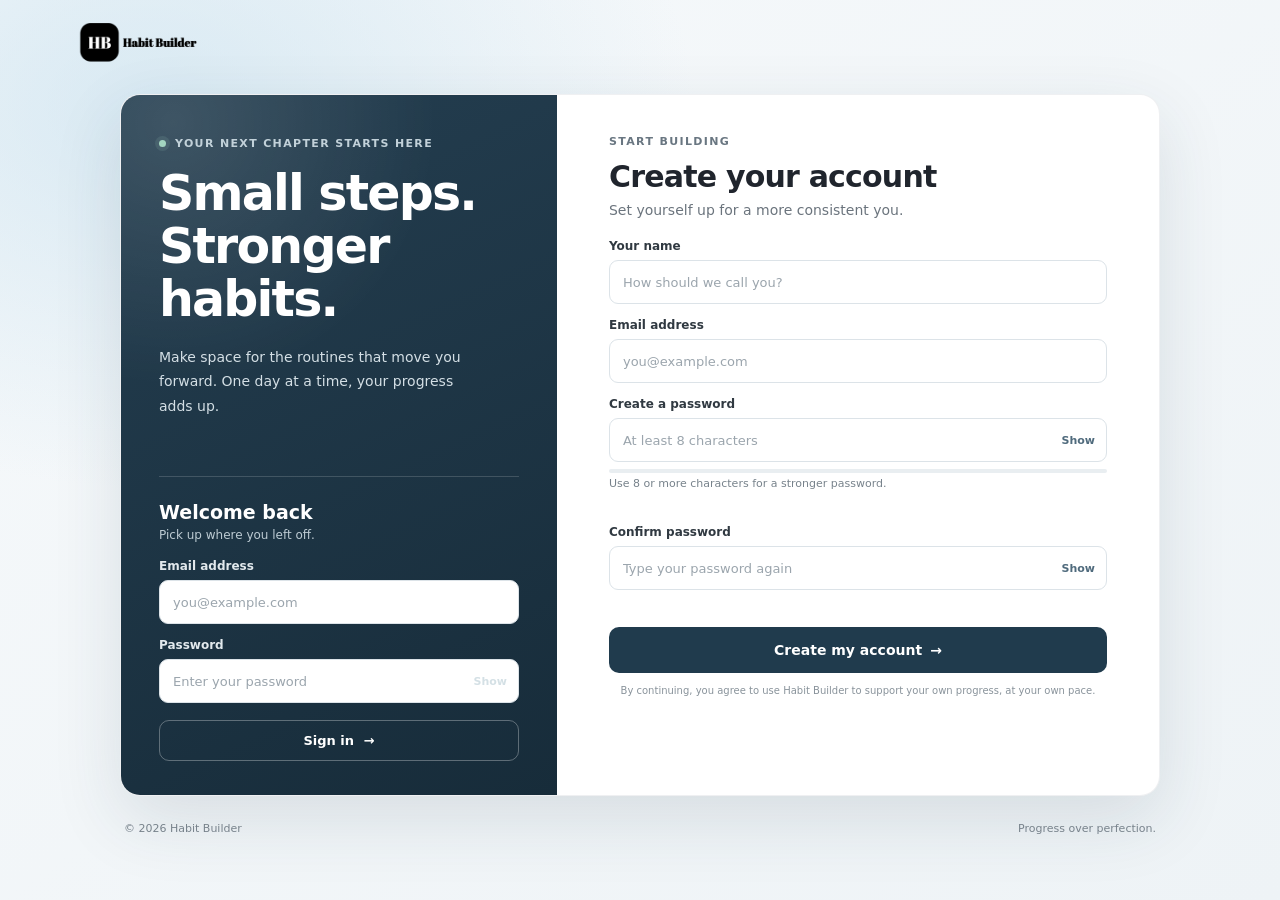
<file: register.html>
<!DOCTYPE html>
<html lang="en">
<head>
    <meta charset="UTF-8">
    <meta name="viewport" content="width=device-width, initial-scale=1.0">
    <meta name="theme-color" content="#f4f7fa">
    <title>Create your account | Habit Builder</title>
    <link rel="stylesheet" href="assets/css/style.css">
    <link rel="stylesheet" href="assets/css/register.css">
</head>

<body class="register-page">
    <header class="container register-header">
        <a class="nav_logo" href="index.html" aria-label="Habit Builder home">
            <img src="assets/images/Brandlogo.png" alt="Habit Builder">
        </a>
    </header>

    <main class="auth-layout">
        <section class="welcome-panel" aria-labelledby="welcome-title">
            <div class="welcome-copy">
                <p class="eyebrow"><span class="eyebrow-dot" aria-hidden="true"></span> YOUR NEXT CHAPTER STARTS HERE</p>
                <h1 id="welcome-title">Small steps.<br>Stronger habits.</h1>
                <p class="welcome-description">Make space for the routines that move you forward. One day at a time, your progress adds up.</p>
            </div>

            <div class="login-section" id="login">
                <div class="login-heading">
                    <h2>Welcome back</h2>
                    <p>Pick up where you left off.</p>
                </div>
                <form class="auth-form login-form" data-demo-form>
                    <div class="field">
                        <label for="login-email">Email address</label>
                        <input id="login-email" name="email" type="email" placeholder="you@example.com" autocomplete="email" required>
                    </div>
                    <div class="field">
                        <label for="login-password">Password</label>
                        <div class="password-input">
                            <input id="login-password" name="password" type="password" placeholder="Enter your password" autocomplete="current-password" required>
                            <button class="password-toggle" type="button" aria-label="Show password" aria-pressed="false" data-password-toggle="login-password">Show</button>
                        </div>
                    </div>
                    <button class="signin-button" type="submit">Sign in <span aria-hidden="true">→</span></button>
                    <p class="form-message" aria-live="polite"></p>
                </form>
            </div>
        </section>

        <section class="register-panel" aria-labelledby="register-title">
            <div class="register-heading">
                <p class="eyebrow">START BUILDING</p>
                <h2 id="register-title">Create your account</h2>
                <p>Set yourself up for a more consistent you.</p>
            </div>

            <form class="auth-form register-form" data-demo-form>
                <div class="field">
                    <label for="register-name">Your name</label>
                    <input id="register-name" name="name" type="text" placeholder="How should we call you?" autocomplete="name" minlength="2" required>
                </div>
                <div class="field">
                    <label for="register-email">Email address</label>
                    <input id="register-email" name="email" type="email" placeholder="you@example.com" autocomplete="email" required>
                </div>
                <div class="field">
                    <label for="register-password">Create a password</label>
                    <div class="password-input">
                        <input id="register-password" name="password" type="password" placeholder="At least 8 characters" autocomplete="new-password" minlength="8" required aria-describedby="password-hint password-strength">
                        <button class="password-toggle" type="button" aria-label="Show password" aria-pressed="false" data-password-toggle="register-password">Show</button>
                    </div>
                    <div class="strength-track" aria-hidden="true"><span class="strength-fill" data-strength-fill></span></div>
                    <p class="field-hint" id="password-hint">Use 8 or more characters for a stronger password.</p>
                    <p class="strength-label" id="password-strength" aria-live="polite"></p>
                </div>
                <div class="field">
                    <label for="confirm-password">Confirm password</label>
                    <div class="password-input">
                        <input id="confirm-password" name="confirm-password" type="password" placeholder="Type your password again" autocomplete="new-password" required aria-describedby="confirm-feedback">
                        <button class="password-toggle" type="button" aria-label="Show password" aria-pressed="false" data-password-toggle="confirm-password">Show</button>
                    </div>
                    <p class="field-hint match-feedback" id="confirm-feedback" aria-live="polite"></p>
                </div>
                <button class="create-button" type="submit">Create my account <span aria-hidden="true">→</span></button>
                <p class="form-message register-message" aria-live="polite"></p>
                <p class="privacy-note">By continuing, you agree to use Habit Builder to support your own progress, at your own pace.</p>
            </form>
        </section>
    </main>

    <footer class="register-footer">
        <span>© 2026 Habit Builder</span>
        <span>Progress over perfection.</span>
    </footer>

    <script src="assets/js/script.js"></script>
</body>
</html>
</file>
<file: assets/css/style.css>
* {
    margin: 0;
    padding: 0;
    box-sizing: border-box;
    font-family: "DM Sans", system-ui, -apple-system, BlinkMacSystemFont, "Segoe UI", sans-serif;
}

html {
    scroll-behavior: smooth;
}

body {
    min-height: 100vh;
    background: linear-gradient(
        to bottom,
        white,
        rgba(176, 212, 226, 0.427)
    );
    background-repeat: no-repeat;
    background-position: center;
    background-attachment: fixed;
}


/*Navbar*/

.container {
    width: 100%;
    max-width: 1400px;
    height: 90px;

    margin: 0 auto;
    padding: 0 55px;

    display: flex;
    align-items: center;
    justify-content: space-between;
}


/* Logo */

.nav_logo {
    display: flex;
    align-items: center;
}

.nav_logo img {
    width: 150px;
    height: 150px;

    object-fit: contain;
    cursor: pointer;
}


/* Navigation Links */

.nav_link {
    display: flex;
    align-items: center;
    gap: 28px;
}

.nav_link a {
    text-decoration: none;
}


/* Login */

.link1 {
    display: inline-flex;
    align-items: center;
    justify-content: center;

    padding: 11px 20px;

    background-color: white;
    color: rgb(50, 47, 47);
    border: 1px solid black;
    border-radius: 14px;

    font-weight: 700;
    font-size: 17px;

    transition:
        background-color 0.25s ease,
        color 0.25s ease,
        transform 0.25s ease;
}

.link1:hover {
    background-color: black;
    color: white;
    transform: translateY(-2px);
}


/* Start Building Habits */

.link2 {
    display: inline-flex;
    align-items: center;
    justify-content: center;

    padding: 11px 20px;

    background-color: rgb(0, 0, 0);
    color: rgb(255, 255, 255);

    border-radius: 14px;

    font-weight: 700;
    font-size: 17px;

    transition:
        background-color 0.25s ease,
        color 0.25s ease,
        transform 0.25s ease;
}

.link2:hover {
    background-color: whitesmoke;
    color: black;
    transform: translateY(-2px);
}

/* Hero Section */

.hero_container {
    width: 100%;
    max-width: 1100px;

    min-height: calc(100vh - 90px);

    margin: 0 auto;

    display: flex;
    flex-direction: column;
    align-items: center;
    justify-content: center;

    text-align: center;

    padding: 65px 30px 100px;
}


/* Small Heading */

.titles p {
    margin-bottom: 18px;

    font-size: 18px;
    font-weight: 500;

    letter-spacing: 0.3px;

    color: rgb(50, 47, 47);
}


/* Main Heading */

.titles h1 {
    font-size: clamp(48px, 6vw, 78px);
    line-height: 1.05;

    font-weight: 650;

    letter-spacing: -2px;

    color: rgb(0, 0, 0);
}

.Subtitle {
    max-width: 700px;

    margin-top: 30px;

    color: #474745;

    font-size: 16px;
    line-height: 1.7;

    text-align: center;
}

.Subtitle p {
    margin: 0;
}

.links {
    display: flex;
    align-items: center;
    justify-content: center;

    gap: 22px;

    margin-top: 45px;
}


/* Common button properties */

.hero_link1,
.hero_link2 {
    min-width: 210px;

    padding: 16px 20px;

    display: inline-flex;
    align-items: center;
    justify-content: center;

    gap: 10px;

    border-radius: 15px;

    text-decoration: none;

    font-size: 18px;
    font-weight: 400;

    transition:
        background-color 0.25s ease,
        color 0.25s ease,
        transform 0.25s ease,
        box-shadow 0.25s ease;
}


/* Primary Button */

.hero_link1 {
    background-color: black;
    color: white;
}

.hero_link1 span {
    color: white;
}

.hero_link1 i {
    font-size: 16px;
    color: white;
}


/* Primary Hover */

.hero_link1:hover {
    background-color: rgb(252, 250, 250);
    color: rgb(0, 0, 0);

    transform: translateY(-3px);
}

.hero_link1:hover span,
.hero_link1:hover i {
    color: rgb(0, 0, 0);
}


/* Secondary Button */

.hero_link2 {
    background-color: rgb(255, 255, 255);
    color: rgb(26, 18, 18);
}

.hero_link2 span {
    color: rgb(27, 15, 15);
}

.hero_link2 i {
    font-size: 16px;
    color: rgb(27, 15, 15);
}


/* Secondary Hover */

.hero_link2:hover {
    background-color: rgb(23, 19, 19);
    color: rgb(232, 232, 232);

    transform: translateY(-3px);
}

.hero_link2:hover span,
.hero_link2:hover i {
    color: rgb(232, 232, 232);
}

/* =================================
   Problem + How It Works Sections
================================= */

.problem_container {
    width: 100%;
    max-width: 1100px;

    margin: 0 auto;

    padding: 100px 30px 70px;

    text-align: left;
}


/* =================================
   Section Heading
================================= */

.p_title {
    width: 100%;
    max-width: 850px;
}

.p_title h5 {
    margin-bottom: 12px;

    font-size: 0.9em;
    font-weight: 700;

    letter-spacing: 1.5px;

    color: #474745;
}

.p_title h2 {
    max-width: 800px;

    font-size: 2.5rem;
    line-height: 1.15;

    font-weight: 600;

    color: rgb(0, 0, 0);
}


/* =================================
   Problem / Process Cards
================================= */

.boxes {
    width: 100%;

    display: grid;
    grid-template-columns: repeat(3, 1fr);

    gap: 25px;

    margin-top: 35px;
}


/* Individual Card */

.box1 {
    min-height: 170px;

    width: 100%;

    padding: 25px;

    background-color: rgb(255, 255, 255);

    border-radius: 20px;

    display: flex;
    flex-direction: column;
    justify-content: center;

    transition:
        transform 0.25s ease,
        box-shadow 0.25s ease;
}


/* Card Number */

.box1 span {
    margin-bottom: 12px;

    font-size: 14px;
    font-weight: 700;

    color: #272724;

    opacity: 0.5;
}


/* Card Heading */

.box1 h5 {
    margin: 0;

    font-size: 1.05rem;
    font-weight: 700;

    color: rgb(0, 0, 0);
}


/* Card Description */

.box1 p {
    margin: 10px 0 0;

    max-width: 280px;

    font-size: 14px;
    line-height: 1.6;

    text-align: left;

    color: #272724;
}


/* Card Hover */

.box1:hover {
    transform: translateY(-5px);
}


/* =================================
   How It Works Section
================================= */

.how_it_works {
    padding-top: 80px;
    padding-bottom: 110px;
}


/* =================================
   Habit Journey / Plan
================================= */

.plan {
    width: 100%;

    margin-top: 55px;

    display: flex;
    align-items: center;
    justify-content: center;

    gap: 10px;
}


/* Individual Plan Item */

.plan1 {
    display: flex;
    align-items: center;

    gap: 12px;

    white-space: nowrap;
}


/* Plan Pill */

.plan1 span {
    display: inline-flex;
    align-items: center;
    justify-content: center;

    gap: 7px;

    min-height: 48px;

    padding: 14px 20px;

    background-color: rgb(250, 248, 244);

    border-radius: 100px;

    font-size: 14px;
    font-weight: 600;

    color: rgb(0, 0, 0);
}


/* Arrow */

.plan1 > i {
    font-size: 15px;

    color: #272724;

    opacity: 0.6;


  }
/* next step */

.nxtstep{
  display: flex;
  flex-direction: column;
  align-items: center;
  margin-top: 50px;
}

.nxtstep h3{
  font-size: 2rem;
}

.nxtstep p {
  margin-top: 10px;
  color: #474745;
}

.line{
  border: 1px solid #474745;
  width: 500px;
  margin-left: 35%;
  margin-top: 20px;
}

.footers{
  margin-top: 90px;
  display: flex;
  justify-content: space-around;
  margin-bottom: 20px;
}

/* =================================
   Tablet
================================= */

@media (max-width: 900px) {

    .problem_container {
        padding: 80px 25px 60px;
    }

    .p_title h2 {
        font-size: 2.2rem;
    }

    .boxes {
        grid-template-columns: repeat(2, 1fr);
    }

    .plan {
        flex-wrap: wrap;

        justify-content: center;

        row-gap: 20px;
    }

}


/* =================================
   Mobile
================================= */

@media (max-width: 600px) {

    .problem_container {
        padding: 65px 20px 50px;
    }

    .p_title h5 {
        font-size: 0.8rem;
        letter-spacing: 1.2px;
    }

    .p_title h2 {
        font-size: 1.9rem;
        line-height: 1.2;
    }

    .boxes {
        grid-template-columns: 1fr;

        gap: 15px;

        margin-top: 28px;
    }

    .box1 {
        min-height: 155px;

        padding: 22px;

        border-radius: 18px;
    }

    .box1 p {
        max-width: 100%;
    }

    .how_it_works {
        padding-top: 55px;
        padding-bottom: 75px;
    }

    .plan {
        margin-top: 40px;

        flex-direction: column;

        align-items: stretch;

        gap: 12px;
    }

    .plan1 {
        width: 100%;

        justify-content: center;

        gap: 12px;
    }

    .plan1 span {
        width: 100%;

        max-width: 280px;

        min-height: 46px;

        padding: 12px 18px;
    }

    .plan1 > i {
        transform: rotate(90deg);
    }

}


/* =================================
   Very Small Screens
================================= */

@media (max-width: 400px) {

    .problem_container {
        padding-left: 16px;
        padding-right: 16px;
    }

    .p_title h2 {
        font-size: 1.7rem;
    }

    .box1 {
        padding: 20px;
    }

}
/* ================================
   Responsive Design
================================ */

@media (max-width: 768px) {

    .container {
        height: 80px;
        padding: 0 25px;
    }

    .nav_logo img {
        width: 125px;
        height: 125px;
    }

    .nav_link {
        gap: 12px;
    }

    .link1,
    .link2 {
        padding: 9px 13px;
        font-size: 14px;
        border-radius: 12px;
    }

    .hero_container {
        min-height: calc(100vh - 80px);
        padding: 55px 20px 80px;
    }

    .titles p {
        font-size: 16px;
        margin-bottom: 15px;
    }

    .titles h1 {
        font-size: clamp(42px, 11vw, 60px);
        letter-spacing: -1.5px;
    }

    .Subtitle {
        max-width: 600px;
        margin-top: 25px;
        font-size: 15px;
    }

    .links {
        margin-top: 35px;
        gap: 15px;
    }

    .hero_link1,
    .hero_link2 {
        min-width: 190px;
        padding: 13px 16px;
        font-size: 16px;
    }
}





/* ================================
   Small Mobile Screens
================================ */

@media (max-width: 520px) {

    .container {
        height: auto;
        padding: 15px 18px;

        align-items: center;
    }

    .nav_logo img {
        width: 105px;
        height: 105px;
    }

    .nav_link {
        gap: 8px;
    }

    .link1,
    .link2 {
        padding: 8px 10px;
        font-size: 12px;
        border-radius: 10px;
    }

    .hero_container {
        padding: 40px 18px 70px;
    }

    .titles p {
        font-size: 14px;
    }

    .titles h1 {
        font-size: 43px;
        line-height: 1.08;
    }

    .Subtitle {
        margin-top: 22px;
        font-size: 14px;
        line-height: 1.6;
    }

    .links {
        width: 100%;

        flex-direction: column;

        gap: 12px;

        margin-top: 32px;
    }

    .hero_link1,
    .hero_link2 {
        width: 100%;
        max-width: 300px;

        min-width: unset;

        padding: 13px 15px;
    }
}
/* =================================
   SCROLL REVEAL ANIMATIONS
================================= */

.reveal {
    opacity: 0;
    transform: translateY(35px);

    transition:
        opacity 0.75s ease,
        transform 0.75s ease;
}

.reveal.show {
    opacity: 1;
    transform: translateY(0);
}


/* =================================
   STAGGERED CARD ANIMATION
================================= */

.boxes .box1:nth-child(1) {
    transition-delay: 0.05s;
}

.boxes .box1:nth-child(2) {
    transition-delay: 0.15s;
}

.boxes .box1:nth-child(3) {
    transition-delay: 0.25s;
}

.boxes .box1:nth-child(4) {
    transition-delay: 0.35s;
}

.boxes .box1:nth-child(5) {
    transition-delay: 0.45s;
}

.boxes .box1:nth-child(6) {
    transition-delay: 0.55s;
}


/* =================================
   PAGE LOADING ANIMATION
================================= */

.page-load {
    opacity: 0;
    transform: translateY(-15px);

    animation: navbarLoad 0.8s ease forwards;
}

.hero-load .titles {
    opacity: 0;
    transform: translateY(25px);

    animation: heroContentLoad 0.9s ease 0.15s forwards;
}

.hero-load .Subtitle {
    opacity: 0;
    transform: translateY(20px);

    animation: heroContentLoad 0.9s ease 0.3s forwards;
}

.hero-load .links {
    opacity: 0;
    transform: translateY(20px);

    animation: heroContentLoad 0.9s ease 0.45s forwards;
}


@keyframes navbarLoad {

    from {
        opacity: 0;
        transform: translateY(-15px);
    }

    to {
        opacity: 1;
        transform: translateY(0);
    }

}


@keyframes heroContentLoad {

    from {
        opacity: 0;
        transform: translateY(25px);
    }

    to {
        opacity: 1;
        transform: translateY(0);
    }

}


/* =================================
   HERO SUBTLE FLOAT
================================= */

.hero-load .titles h1 {
    animation: heroFloat 5s ease-in-out infinite;
    animation-delay: 1.2s;
}


@keyframes heroFloat {

    0%,
    100% {
        transform: translateY(0);
    }

    50% {
        transform: translateY(-5px);
    }

}


/* =================================
   CARD HOVER
================================= */

.box1 {
    transition:
        transform 0.3s ease,
        box-shadow 0.3s ease;
}

.box1:hover {
    transform: translateY(-6px);
}


/* =================================
   FEATURE ICON INTERACTION
================================= */

.feature_card span i {
    transition:
        transform 0.3s ease;
}

.feature_card:hover span i {
    transform: scale(1.12);
}


/* =================================
   JOURNEY ITEMS
================================= */

.plan1 {
    transition:
        transform 0.3s ease,
        opacity 0.3s ease;
}

.plan1:hover {
    transform: translateY(-3px);
}


/* =================================
   BUTTON ICON ANIMATION
================================= */

.hero_link1 i,
.hero_link2 i {
    transition:
        transform 0.3s ease;
}

.hero_link1:hover i {
    transform: translateX(4px);
}

.hero_link2:hover i {
    transform: translateY(4px);
}


/* =================================
   FINAL CTA
================================= */

.final_cta {
    text-align: center;
    padding: 50px 20px 70px;
}

.nxtstep {
    display: flex;
    flex-direction: column;
    align-items: center;

    margin-top: 50px;

    text-align: center;
}

.nxtstep h3 {
    font-size: 2rem;
    line-height: 1.2;
}

.nxtstep p {
    max-width: 600px;

    margin-top: 10px;

    color: #474745;

    line-height: 1.6;
}


/* =================================
   FOOTER
================================= */

.line {
    width: min(500px, 80%);

    height: 1px;

    margin: 20px auto 0;

    border: 0;

    background-color: #474745;
}

.footer {
    width: 100%;

    max-width: 1100px;

    margin: 70px auto 20px;

    padding: 0 30px;

    display: flex;

    align-items: center;

    justify-content: space-between;
}

.f_part1 h4 {
    margin-bottom: 5px;
}

.f_part1 p {
    color: #474745;

    font-size: 14px;
}

.f_part2 {
    color: #474745;

    font-size: 13px;
}


/* =================================
   RESPONSIVE ANIMATIONS
================================= */

@media (max-width: 768px) {

    .hero-load .titles h1 {
        animation: none;
    }

    .final_cta {
        padding: 40px 20px 60px;
    }

    .nxtstep h3 {
        font-size: 1.7rem;
    }

    .nxtstep p {
        font-size: 14px;
    }

    .footers {
        margin-top: 55px;

        padding: 0 20px;
    }

}


@media (max-width: 520px) {

    .final_cta {
        padding: 30px 18px 50px;
    }

    .nxtstep {
        margin-top: 30px;
    }

    .nxtstep h3 {
        font-size: 1.5rem;
    }

    .nxtstep p {
        font-size: 13px;
    }

    .footers {
        flex-direction: column;

        gap: 20px;

        text-align: center;

        margin-top: 45px;
    }

}


/* =================================
   ACCESSIBILITY
================================= */

@media (prefers-reduced-motion: reduce) {

    html {
        scroll-behavior: auto;
    }

    *,
    *::before,
    *::after {
        animation-duration: 0.01ms !important;
        animation-iteration-count: 1 !important;

        transition-duration: 0.01ms !important;

        scroll-behavior: auto !important;
    }

    .reveal {
        opacity: 1;
        transform: none;
    }

}
</file>
<file: assets/css/register.css>
.register-page {
    min-height: 100vh;
    color: #20252d;
    background:
        radial-gradient(ellipse at 12% 12%, rgba(195, 222, 237, 0.58), transparent 34%),
        linear-gradient(145deg, #f6f9fb 0%, #eef3f6 100%);
    background-attachment: fixed;
}

.register-header.container {
    max-width: 1180px;
    height: 82px;
    padding: 0 28px;
}

.register-header .nav_logo img {
    width: 138px;
    height: 138px;
}

.header-signin {
    color: #59636d;
    font-size: 14px;
    text-decoration: none;
}

.header-signin span {
    margin-left: 4px;
    color: #20252d;
    font-weight: 700;
}

.header-signin:hover span {
    text-decoration: underline;
    text-underline-offset: 3px;
}

.auth-layout {
    display: grid;
    grid-template-columns: minmax(300px, 0.84fr) minmax(0, 1.16fr);
    width: min(1040px, calc(100% - 48px));
    margin: 12px auto 26px;
    overflow: hidden;
    background: #fff;
    border: 1px solid rgba(31, 52, 68, 0.07);
    border-radius: 20px;
    box-shadow: 0 24px 70px rgba(36, 58, 75, 0.12);
}

.welcome-panel {
    display: flex;
    flex-direction: column;
    justify-content: space-between;
    padding: 42px 38px 34px;
    color: #fff;
    background:
        radial-gradient(circle at 12% 4%, rgba(255, 255, 255, 0.12), transparent 34%),
        linear-gradient(155deg, #243e50 0%, #172c3a 100%);
}

 .eyebrow {
    display: flex;
    align-items: center;
    gap: 9px;
    margin: 0 0 18px;
    color: #697681;
    font-size: 11px;
    font-weight: 700;
    letter-spacing: 1.35px;
}

.welcome-panel .eyebrow {
    color: #c2d1d9;
}

.eyebrow-dot {
    width: 7px;
    height: 7px;
    border-radius: 50%;
    background: #a3d5c0;
    box-shadow: 0 0 0 4px rgba(163, 213, 192, 0.12);
} 

.welcome-copy h1 {
    margin: 0;
    font-size: clamp(36px, 4vw, 49px);
    font-weight: 600;
    letter-spacing: -1.8px;
    line-height: 1.08;
} 

 .welcome-description {
    max-width: 330px;
    margin: 18px 0 28px;
    color: #d4dfe5;
    font-size: 14px;
    line-height: 1.75;
}

.login-section {
    margin-top: 30px;
    padding-top: 24px;
    border-top: 1px solid rgba(255, 255, 255, 0.16);
    scroll-margin-top: 24px;
}

.login-heading h2 {
    margin: 0;
    font-size: 19px;
    font-weight: 600;
}

.login-heading p {
    margin: 5px 0 17px;
    color: #bdcbd3;
    font-size: 12px;
}

.login-form .field + .field {
    margin-top: 13px;
}

.login-form .field label {
    color: #e2e9ed;
}

.login-form input {
    border-color: rgba(255, 255, 255, 0.17);
    background: rgba(255, 255, 255, 0.08);
    color: #fff;
}

.login-form input::placeholder {
    color: #b2c0c8;
}

.login-form input:focus {
    border-color: #b4d8c8;
    box-shadow: 0 0 0 3px rgba(180, 216, 200, 0.14);
}

.login-form .password-toggle {
    color: #d4e0e5;
}

.signin-button {
    width: 100%;
    margin-top: 17px;
    padding: 12px 16px;
    border: 1px solid rgba(255, 255, 255, 0.3);
    border-radius: 10px;
    background: transparent;
    color: #fff;
    cursor: pointer;
    font: inherit;
    font-size: 13px;
    font-weight: 700;
    transition: background-color 160ms ease, transform 160ms ease;
}

.signin-button span {
    margin-left: 5px;
}

.signin-button:hover {
    transform: translateY(-1px);
    background: rgba(255, 255, 255, 0.1);
}

.register-panel {
    padding: 40px 52px 30px;
}

.register-heading .eyebrow {
    margin-bottom: 11px;
}

.register-heading h2 {
    margin: 0;
    color: #20252d;
    font-size: 30px;
    font-weight: 650;
    letter-spacing: -0.8px;
}

.register-heading > p:last-child {
    margin: 8px 0 21px;
    color: #6b747d;
    font-size: 14px;
}

.auth-form .field + .field {
    margin-top: 14px;
}

.field label {
    display: block;
    margin-bottom: 7px;
    color: #303941;
    font-size: 12px;
    font-weight: 700;
}

.field input {
    width: 100%;
    min-height: 44px;
    padding: 0 13px;
    border: 1px solid #dce3e8;
    border-radius: 9px;
    outline: none;
    background: #fff;
    color: #20252d;
    font: inherit;
    font-size: 13px;
    transition: border-color 160ms ease, box-shadow 160ms ease, background-color 160ms ease;
}

.field input::placeholder {
    color: #9ba5ad;
}

.field input:focus {
    border-color: #5b829a;
    box-shadow: 0 0 0 3px rgba(91, 130, 154, 0.13);
}

.password-input {
    position: relative;
}

.password-input input {
    padding-right: 65px;
}

.password-toggle {
    position: absolute;
    top: 50%;
    right: 12px;
    padding: 5px 0 5px 6px;
    transform: translateY(-50%);
    border: 0;
    background: transparent;
    color: #506b7d;
    cursor: pointer;
    font: inherit;
    font-size: 11px;
    font-weight: 700;
}

.password-toggle:hover {
    color: #1c394a;
    text-decoration: underline;
    text-underline-offset: 3px;
}

.field-hint,
.strength-label {
    min-height: 15px;
    margin: 4px 0 0;
    color: #77828b;
    font-size: 11px;
}

.strength-track {
    height: 4px;
    margin-top: 7px;
    overflow: hidden;
    border-radius: 4px;
    background: #e9eef1;
}

.strength-fill {
    display: block;
    width: 0;
    height: 100%;
    border-radius: inherit;
    background: #c96a55;
    transition: width 180ms ease, background-color 180ms ease;
}

.match-feedback:not(:empty) {
    color: #47765e;
}

.match-feedback.is-mismatch {
    color: #b34949;
}

.create-button {
    display: flex;
    width: 100%;
    min-height: 46px;
    align-items: center;
    justify-content: center;
    gap: 8px;
    margin-top: 18px;
    border: 0;
    border-radius: 10px;
    background: #203b4d;
    color: #fff;
    cursor: pointer;
    font: inherit;
    font-size: 14px;
    font-weight: 700;
    transition: background-color 160ms ease, box-shadow 160ms ease, transform 160ms ease;
}

.create-button:hover {
    transform: translateY(-1px);
    background: #172f3f;
    box-shadow: 0 7px 16px rgba(32, 59, 77, 0.16);
}

.create-button:active,
.signin-button:active {
    transform: translateY(0);
}

.form-message {
    min-height: 0;
    margin: 0;
    color: #b7e0ca;
    font-size: 11px;
    line-height: 1.5;
}

.register-message:not(:empty) {
    margin-top: 10px;
    color: #9b593d;
}

.privacy-note {
    margin: 10px 0 0;
    color: #89939b;
    font-size: 10px;
    line-height: 1.6;
    text-align: center;
}

.register-footer {
    display: flex;
    width: min(1040px, calc(100% - 48px));
    justify-content: space-between;
    margin: 0 auto;
    padding: 0 4px 24px;
    color: #77828b;
    font-size: 11px;
}

.register-page :focus-visible {
    outline: 3px solid #8cb6a2;
    outline-offset: 3px;
}

@media (max-width: 820px) {
    .register-header.container {
        padding: 0 24px;
    }

    .auth-layout {
        grid-template-columns: minmax(260px, 0.84fr) minmax(0, 1.16fr);
        width: min(720px, calc(100% - 32px));
    }

    .welcome-panel {
        padding: 34px 26px 28px;
    }

    .register-panel {
        padding: 34px 30px 26px;
    }

    .register-footer {
        width: min(720px, calc(100% - 32px));
    }
}

@media (max-width: 740px) {
    .register-header.container {
        height: 76px;
        padding: 0 18px;
    }

    .register-header .nav_logo img {
        width: 112px;
        height: 112px;
    }

    .header-signin {
        font-size: 12px;
    }

    .auth-layout {
        display: flex;
        flex-direction: column-reverse;
        width: min(460px, calc(100% - 28px));
        margin: 12px auto 26px;
        border-radius: 19px;
    }

    .register-panel {
        padding: 30px 25px 26px;
    }

    .register-heading h2 {
        font-size: 27px;
    }

    .welcome-panel {
        gap: 30px;
        padding: 32px 25px 27px;
    }

    .welcome-copy h1 {
        font-size: 38px;
    }

    .welcome-description {
        margin-bottom: 20px;
    }

    .login-section {
        margin-top: 0;
    }

    .register-footer {
        width: calc(100% - 36px);
        font-size: 10px;
    }
}

@media (prefers-reduced-motion: reduce) {
    .register-page *,
    .register-page *::before,
    .register-page *::after {
        scroll-behavior: auto !important;
        transition-duration: 0.01ms !important;
    }
}
</file>
